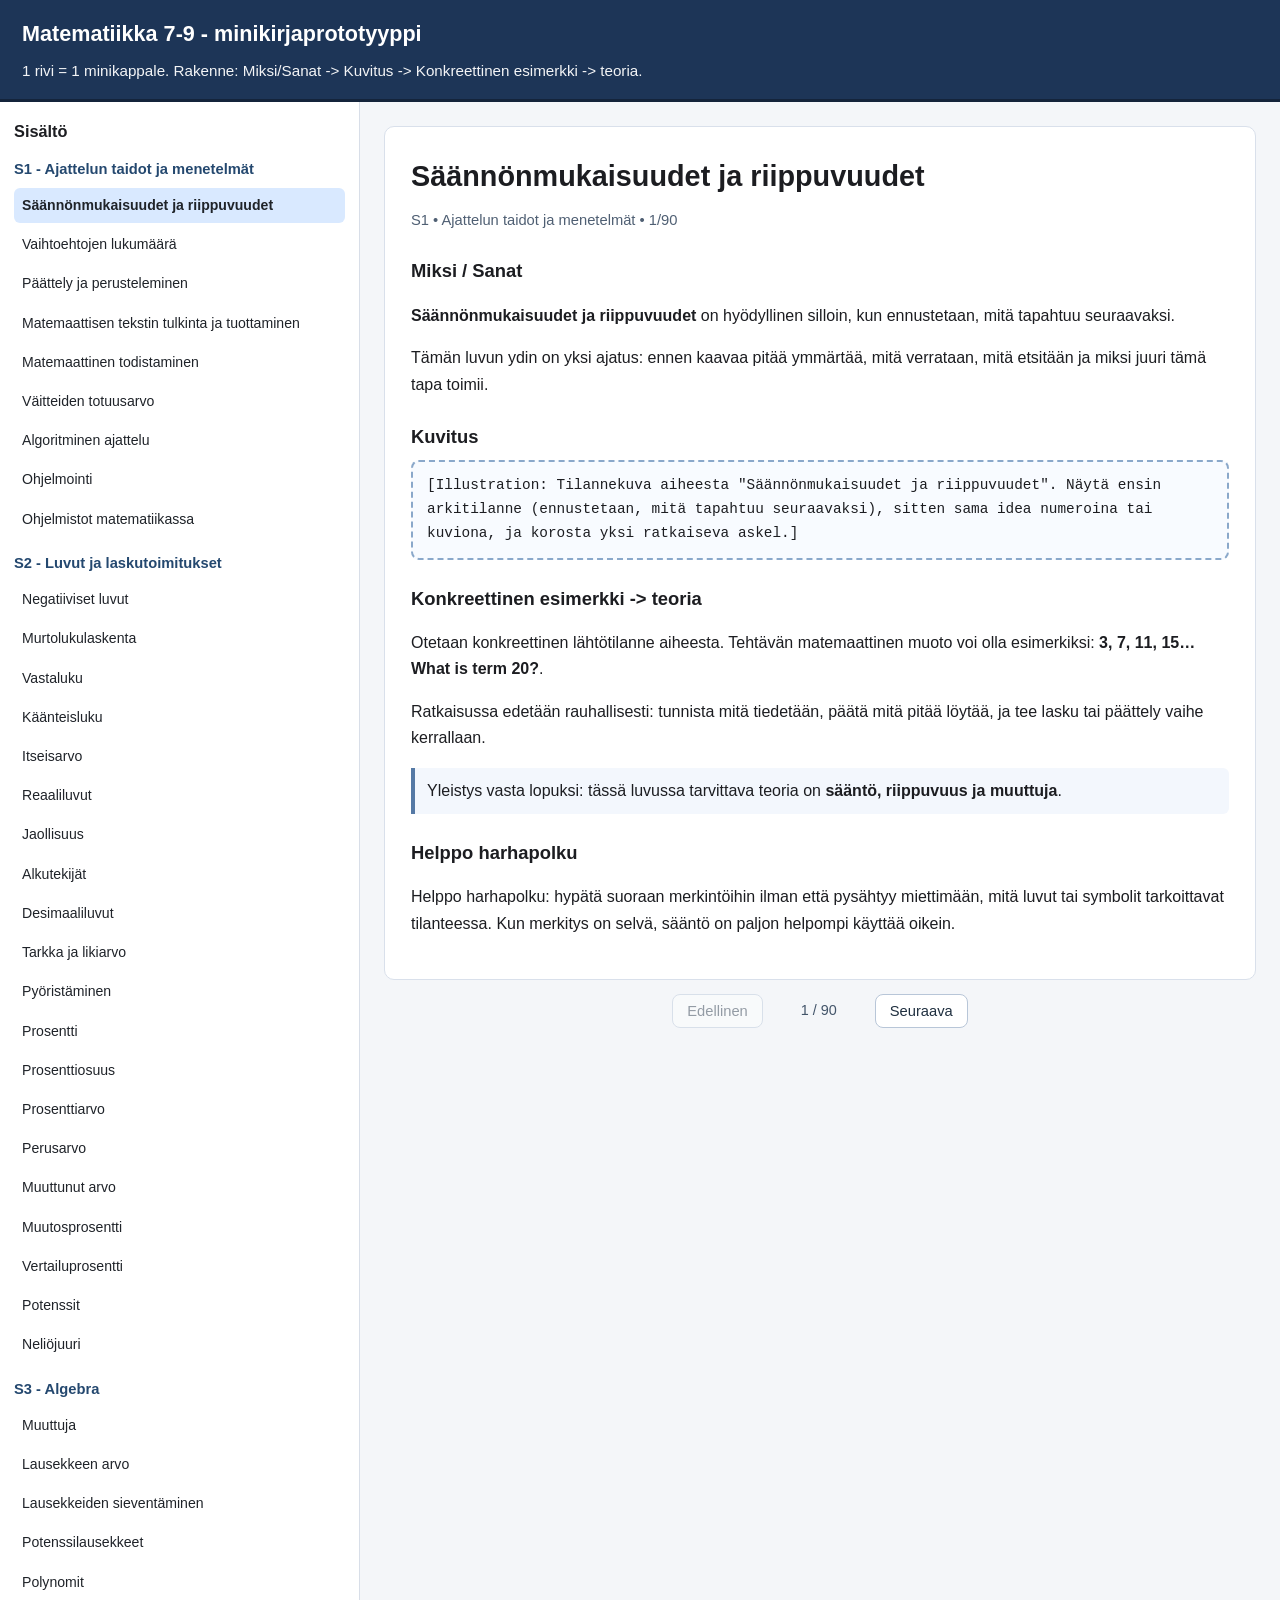
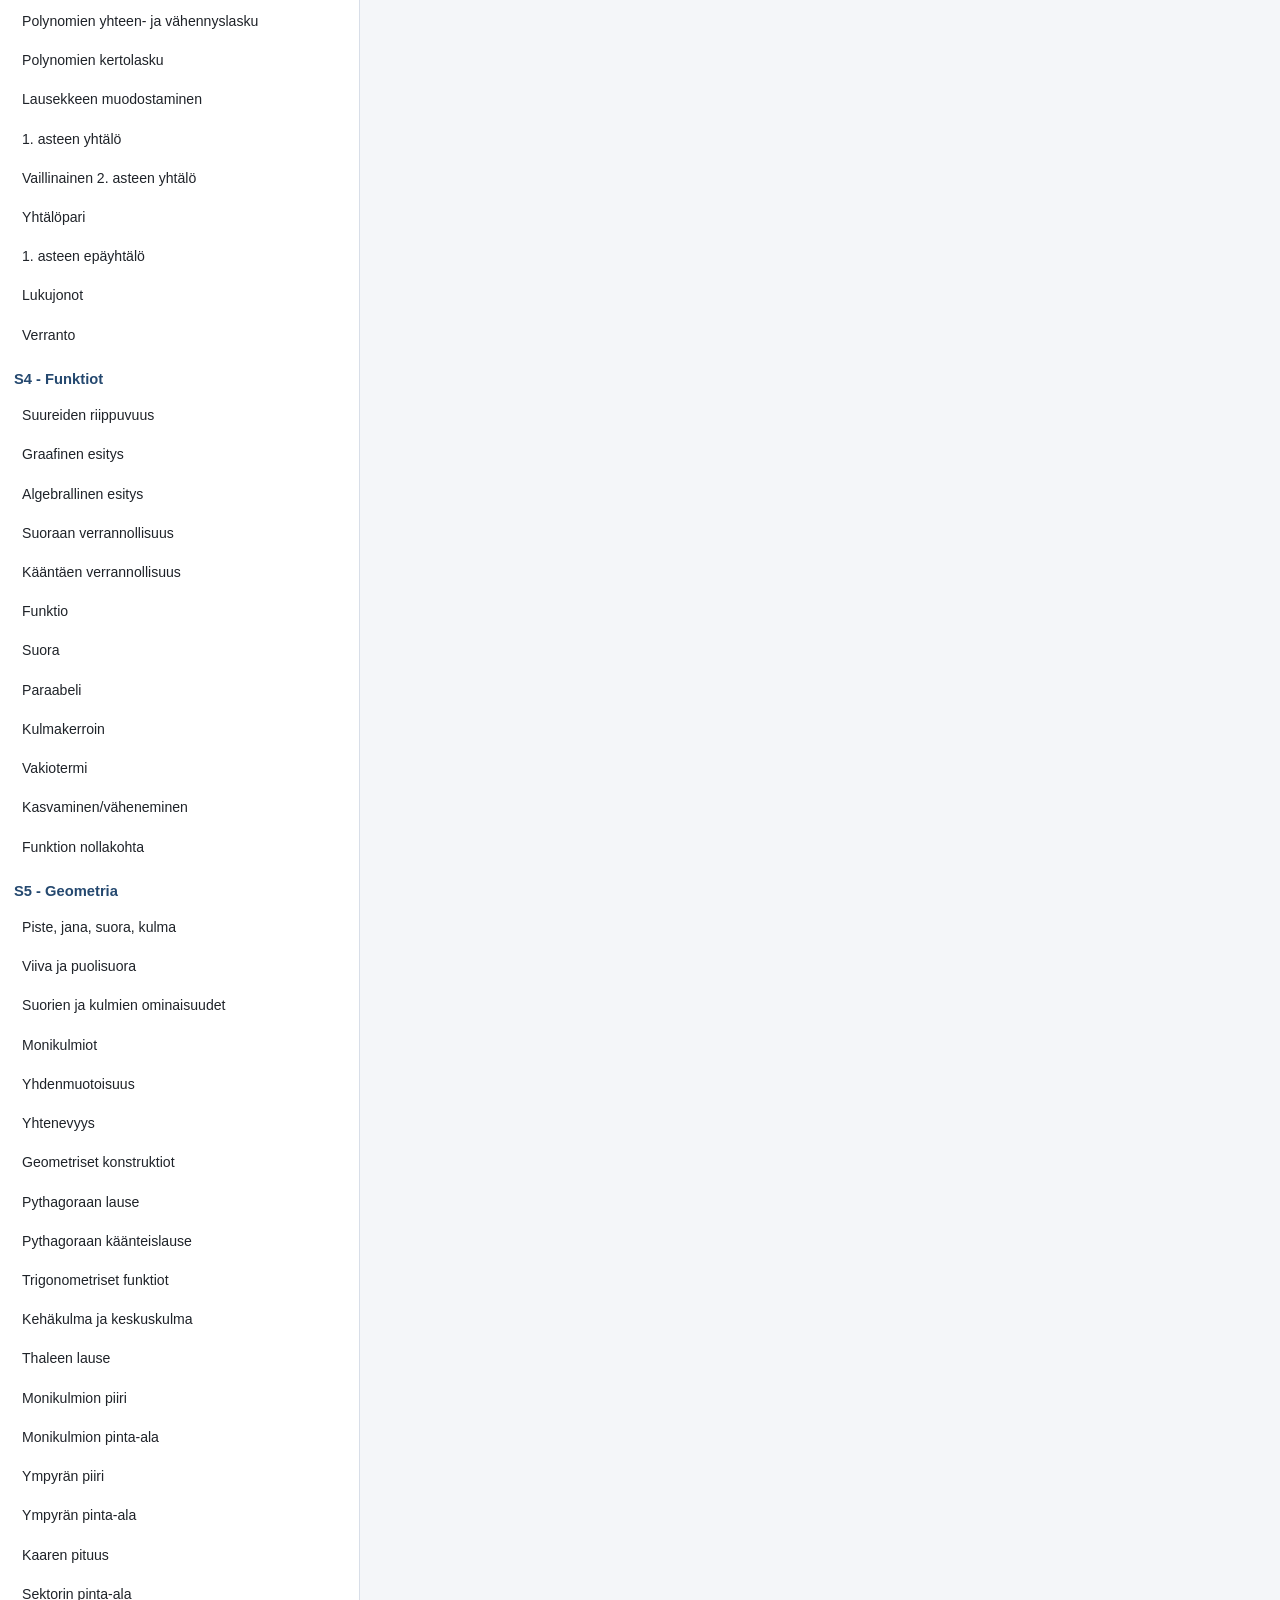
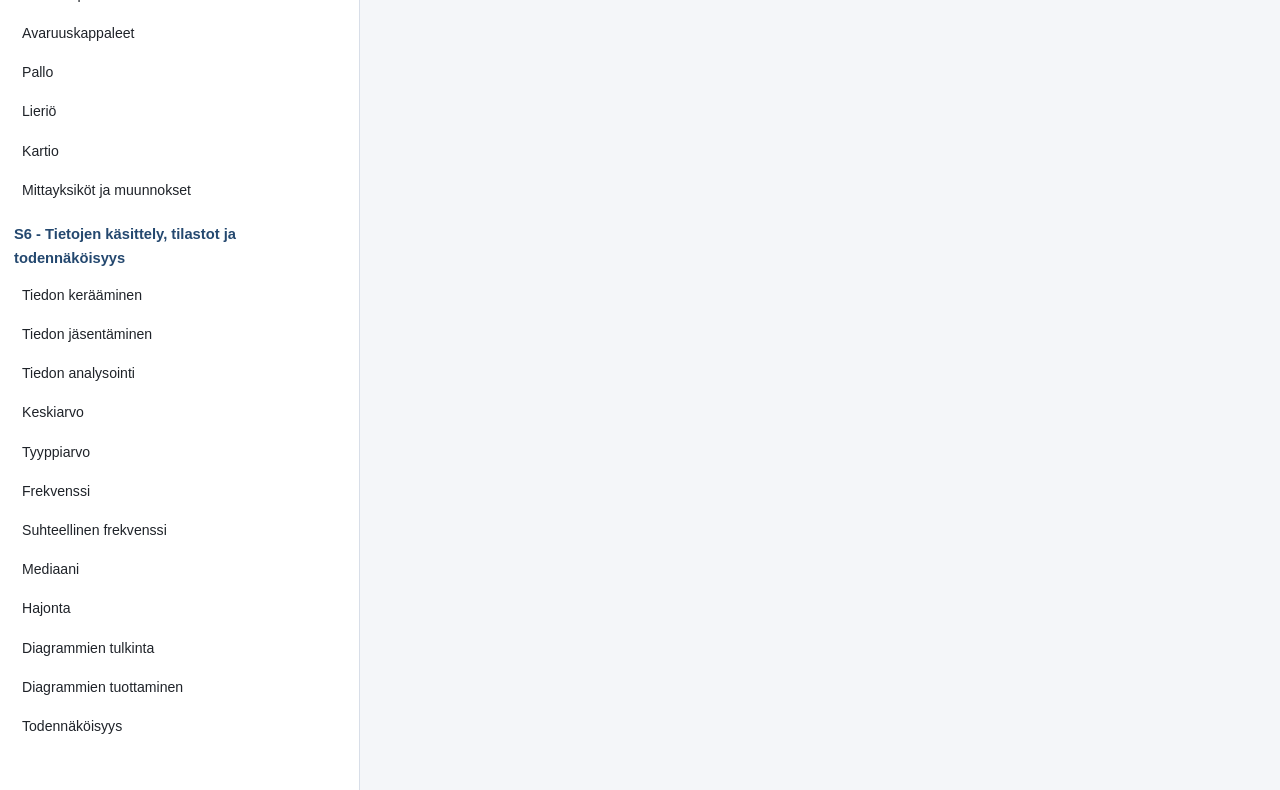
<file: textbook_drafts/240826_full_prototype/index.html>
<!doctype html>
<html lang="fi">
  <head>
    <meta charset="utf-8" />
    <meta name="viewport" content="width=device-width, initial-scale=1" />
    <title>Matematiikka 7-9 - minikirjaprototyyppi</title>
    <link rel="stylesheet" href="./styles.css" />
  </head>
  <body>
    <header class="topbar">
      <h1>Matematiikka 7-9 - minikirjaprototyyppi</h1>
      <p>
        1 rivi = 1 minikappale. Rakenne: Miksi/Sanat -> Kuvitus -> Konkreettinen
        esimerkki -> teoria.
      </p>
    </header>

    <div class="layout">
      <aside class="sidebar">
        <h2>Sisältö</h2>
        <nav id="chapter-nav"></nav>
      </aside>

      <main class="content">
        <article id="chapter-view" aria-live="polite">
          <h2>Ladataan sisältöä...</h2>
        </article>

        <nav class="chapter-controls" aria-label="Lukunavigaatio">
          <button id="prev-btn" type="button">Edellinen</button>
          <span id="chapter-position"></span>
          <button id="next-btn" type="button">Seuraava</button>
        </nav>
      </main>
    </div>

    <script src="./embedded_data.js"></script>
    <script src="./app.js"></script>
  </body>
</html>
</file>
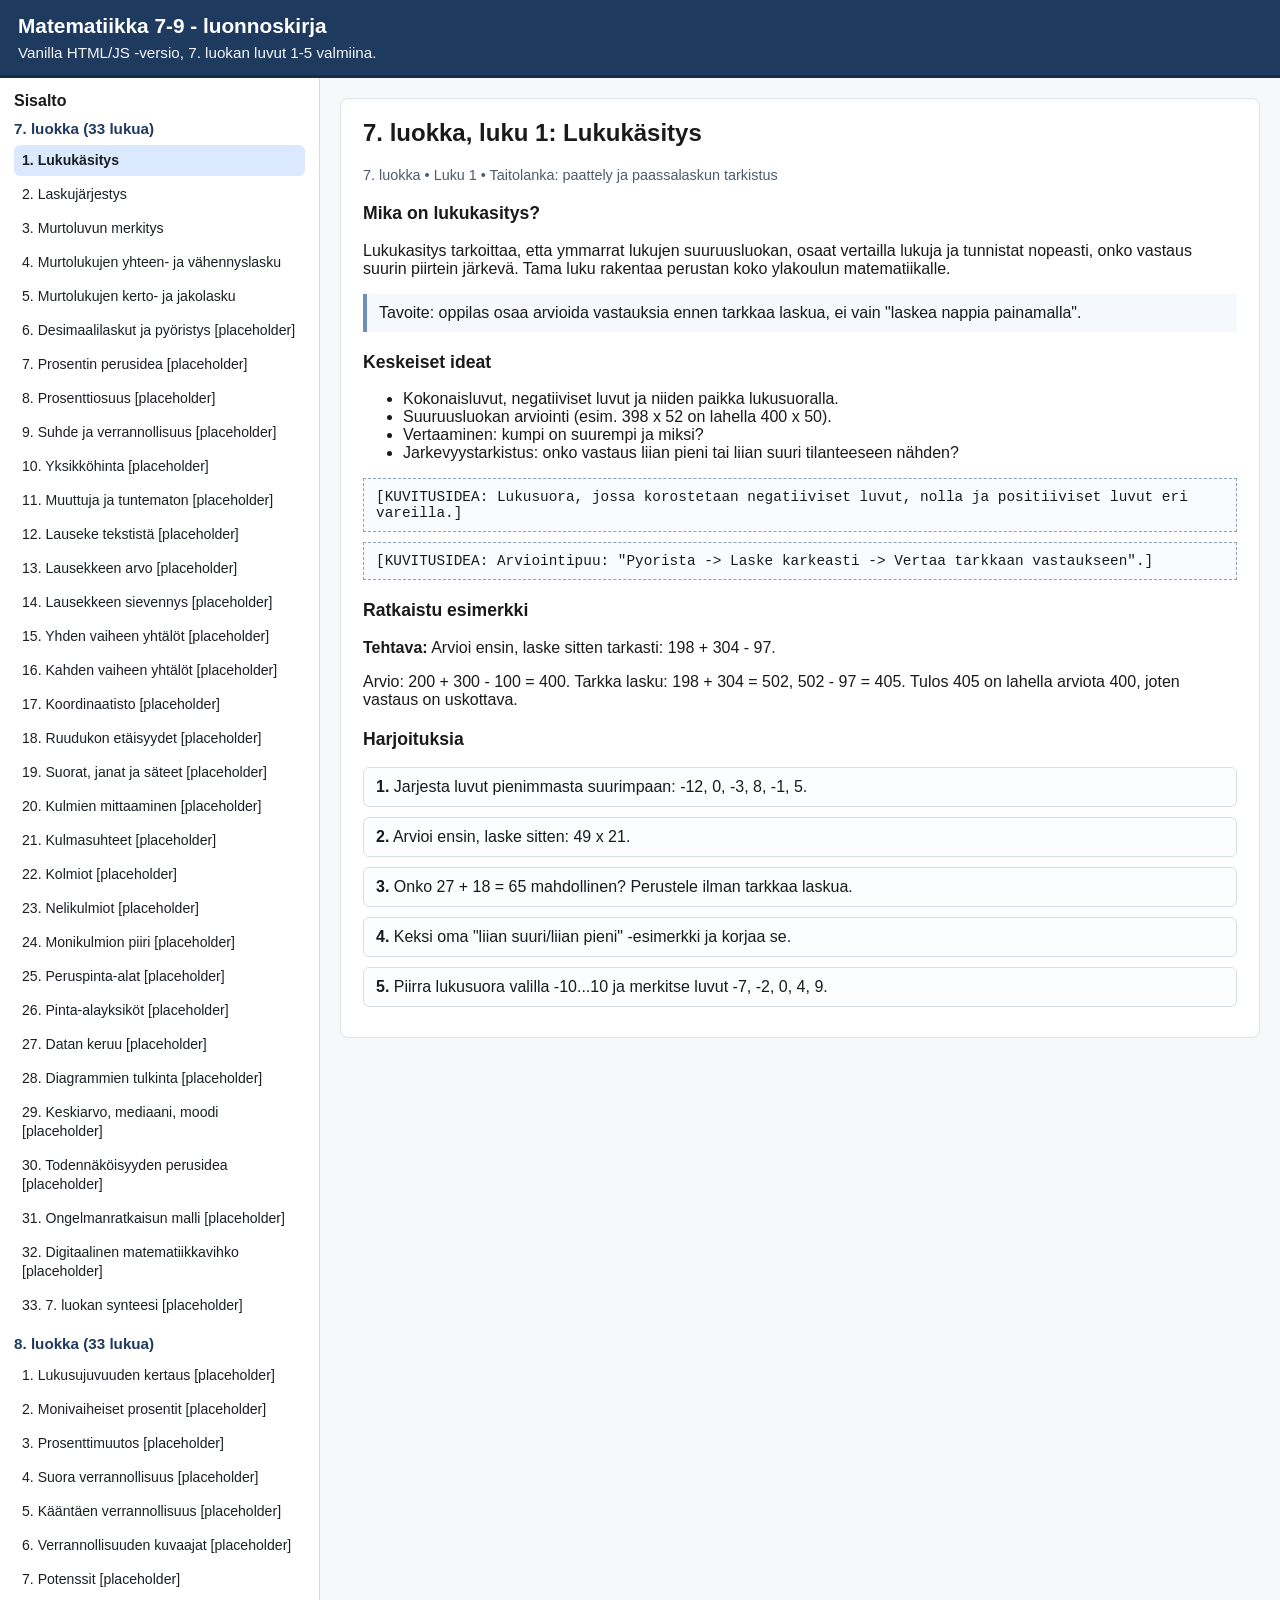
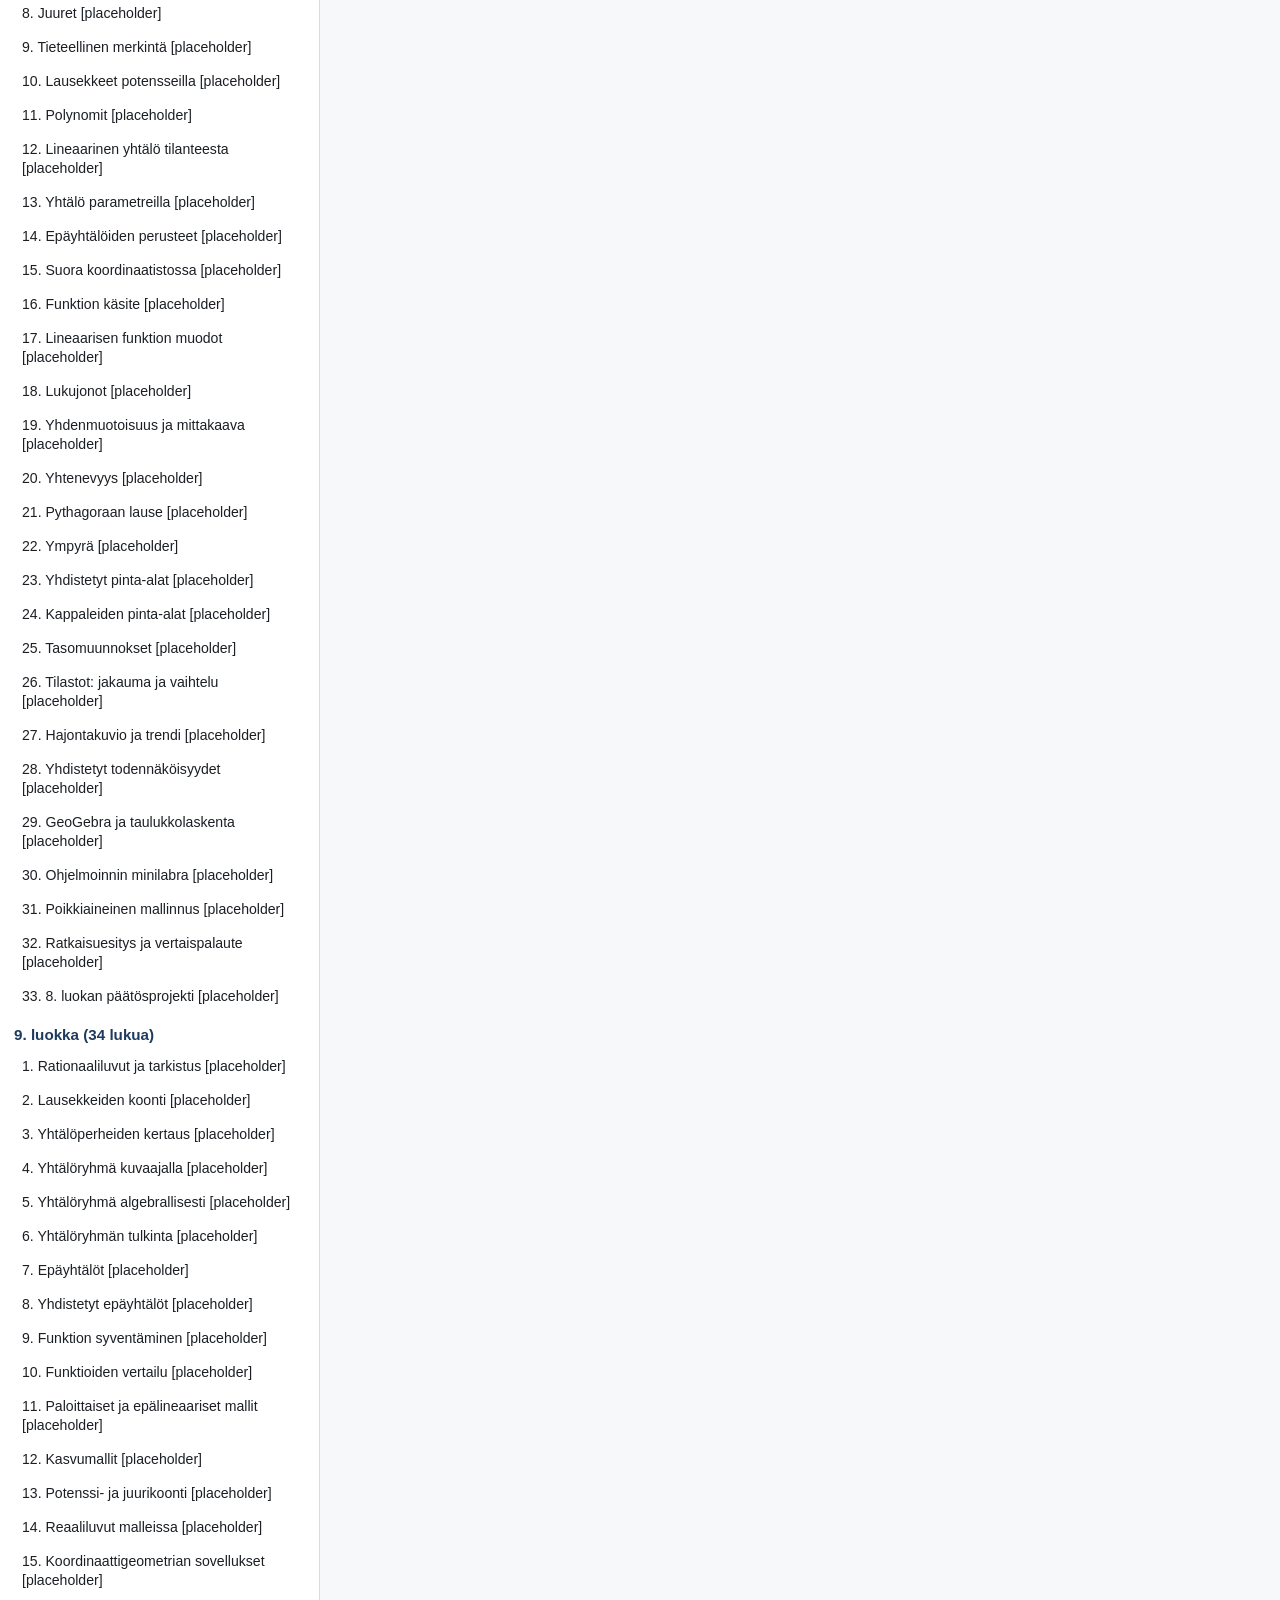
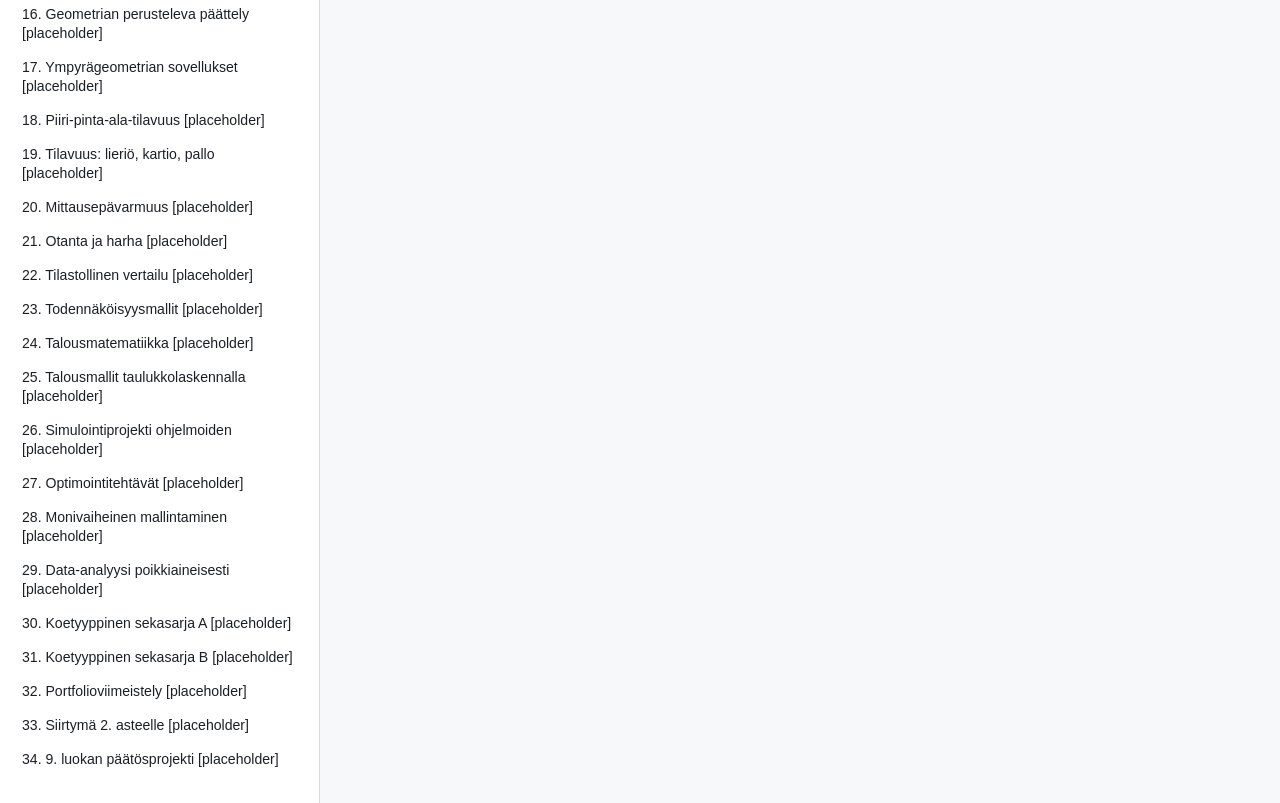
<file: textbook_drafts/110826/book_index.html>
<!doctype html>
<html lang="fi">
  <head>
    <meta charset="utf-8" />
    <meta name="viewport" content="width=device-width, initial-scale=1" />
    <title>Matematiikka 7-9 - luonnoskirja</title>
    <link rel="stylesheet" href="./book_styles.css" />
  </head>
  <body>
    <header class="topbar">
      <h1>Matematiikka 7-9 - luonnoskirja</h1>
      <p>Vanilla HTML/JS -versio, 7. luokan luvut 1-5 valmiina.</p>
    </header>

    <div class="layout">
      <aside class="sidebar">
        <h2>Sisalto</h2>
        <nav id="chapter-nav"></nav>
      </aside>

      <main class="content">
        <article id="chapter-view">
          <h2>Ladataan...</h2>
        </article>
      </main>
    </div>

    <script src="./book_app.js"></script>
  </body>
</html>
</file>
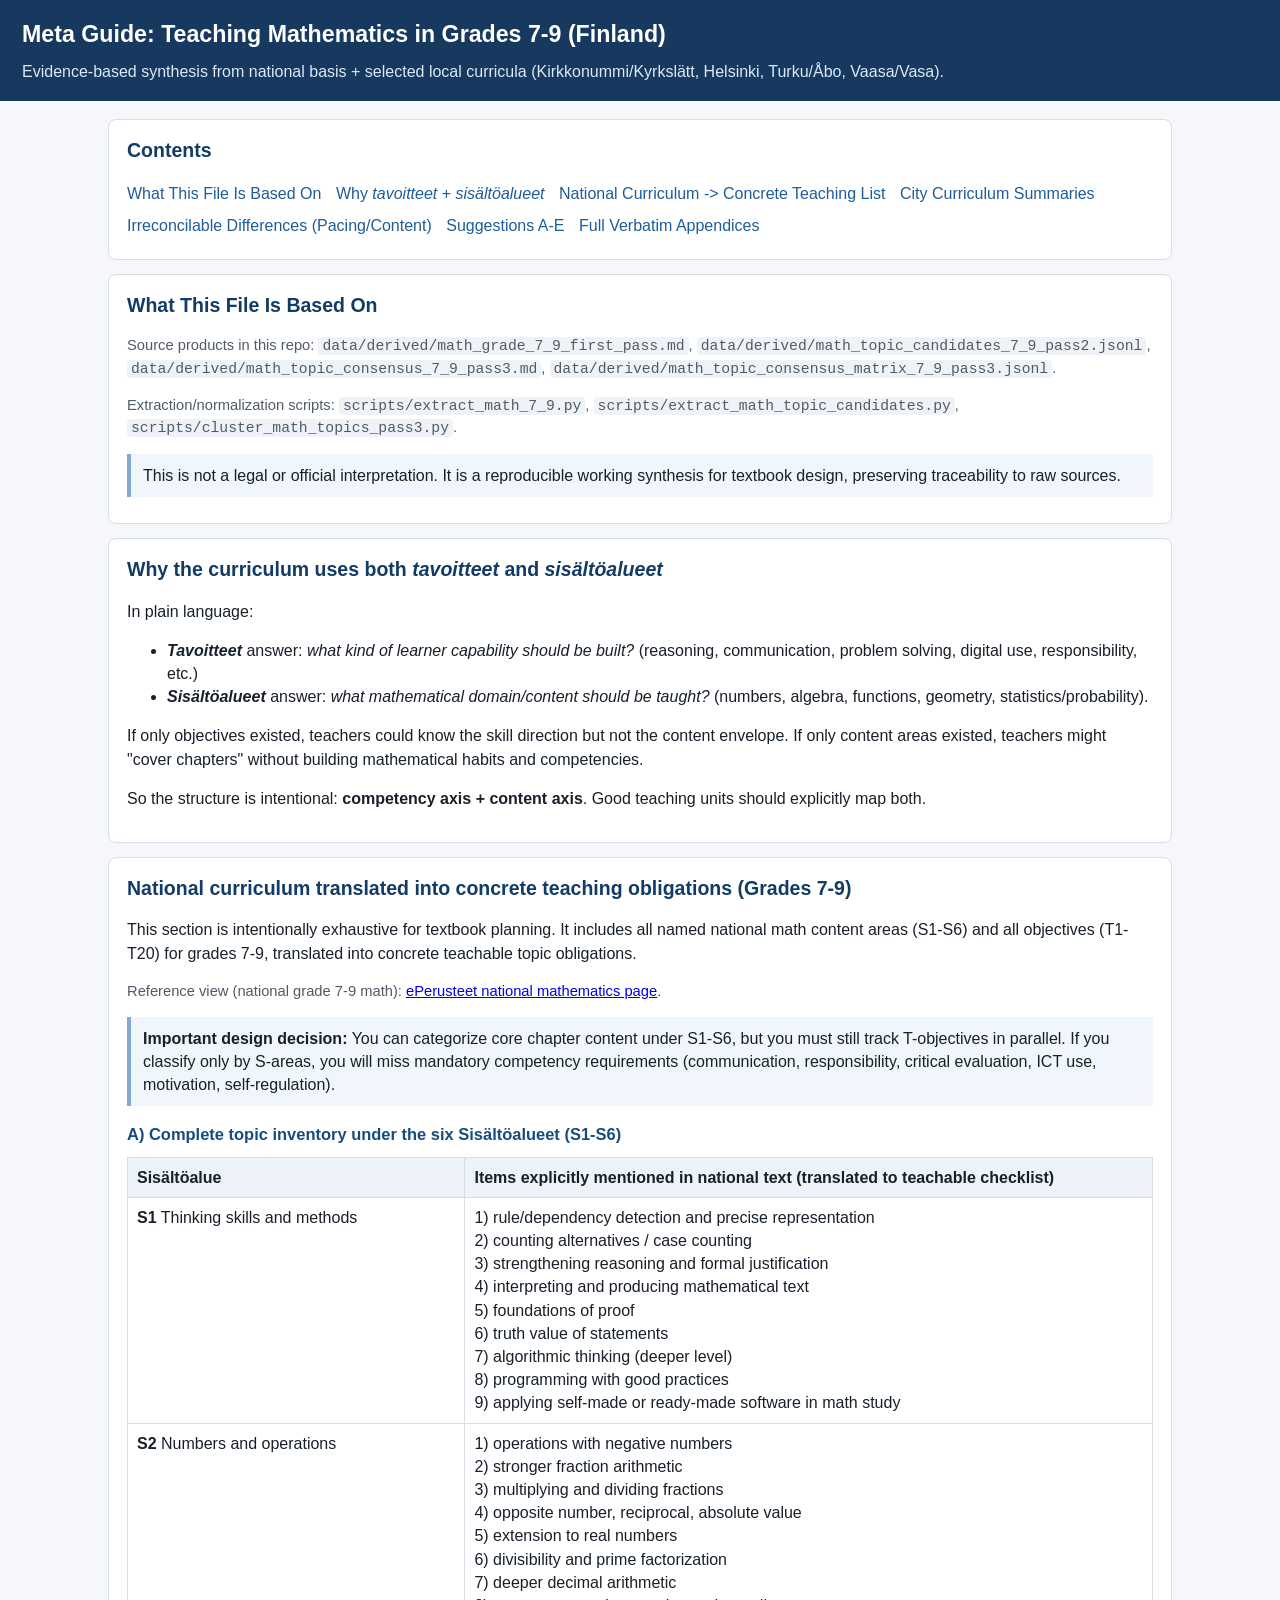
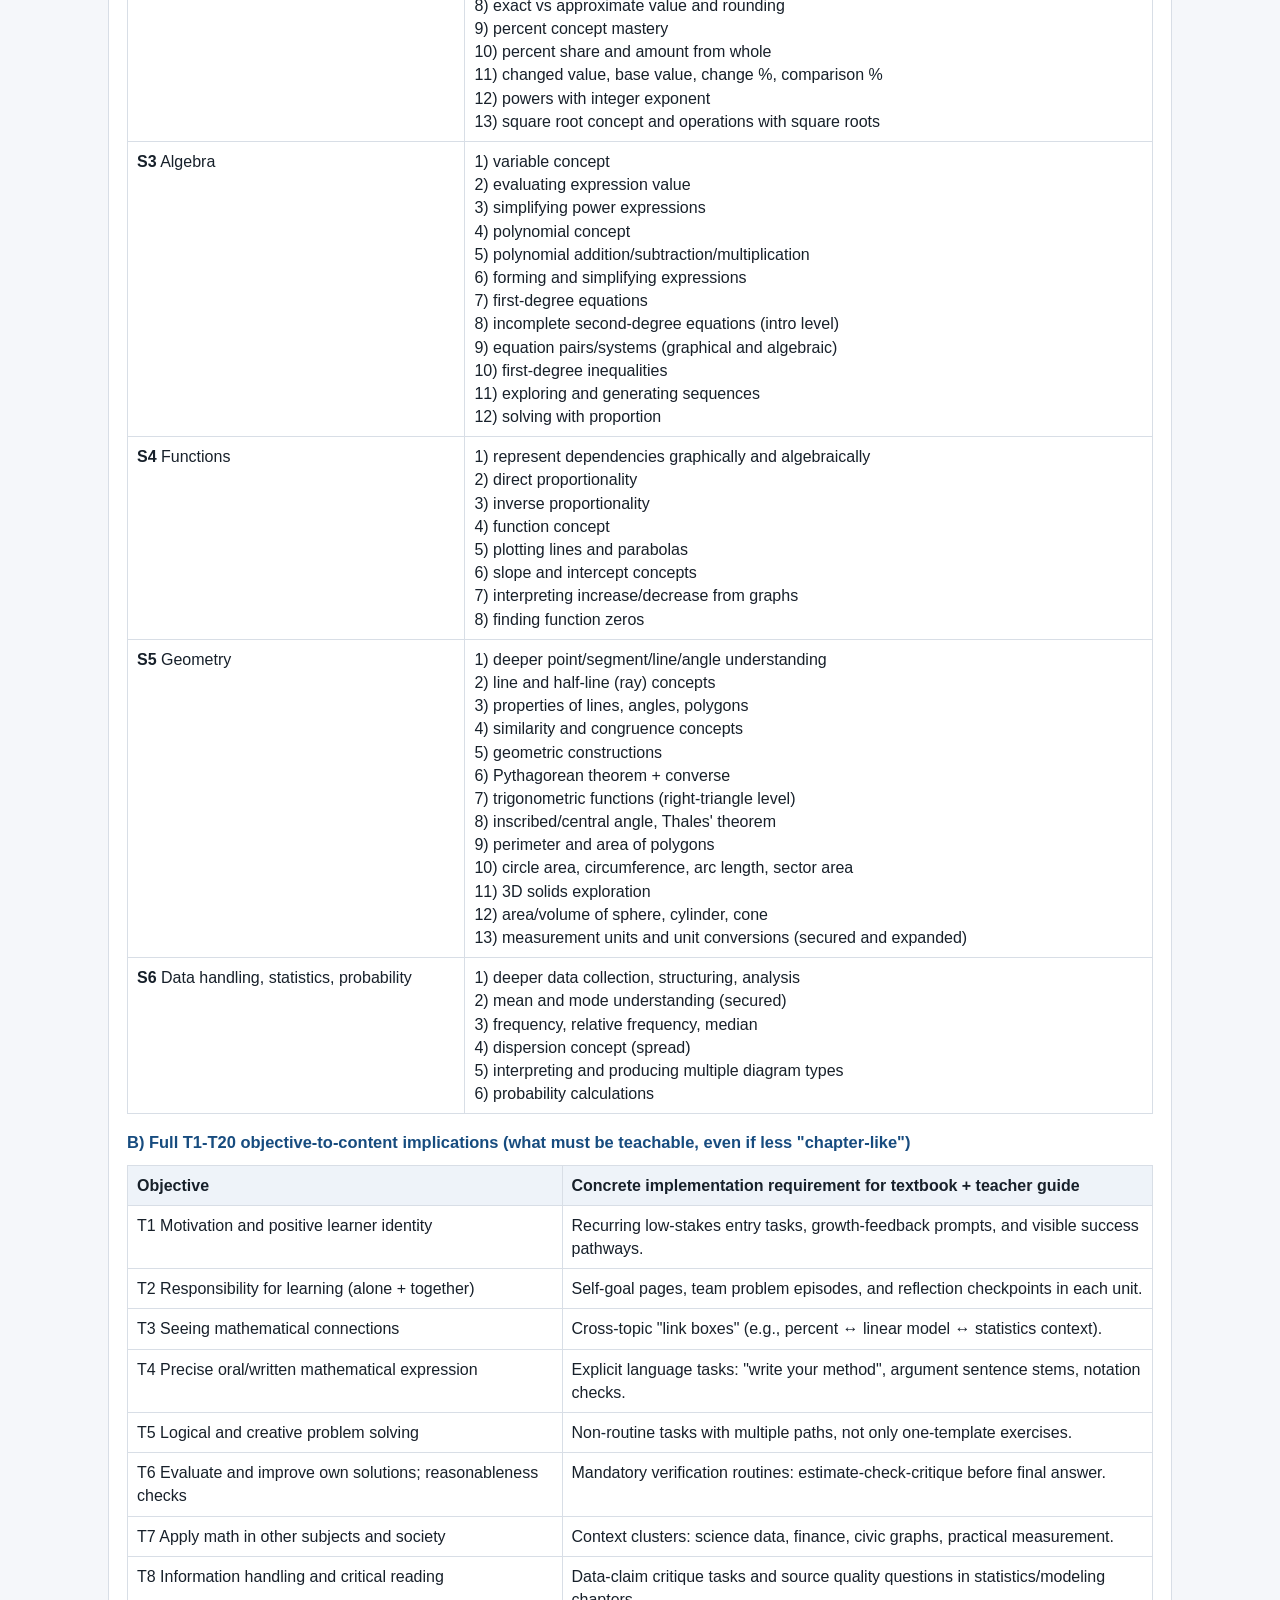
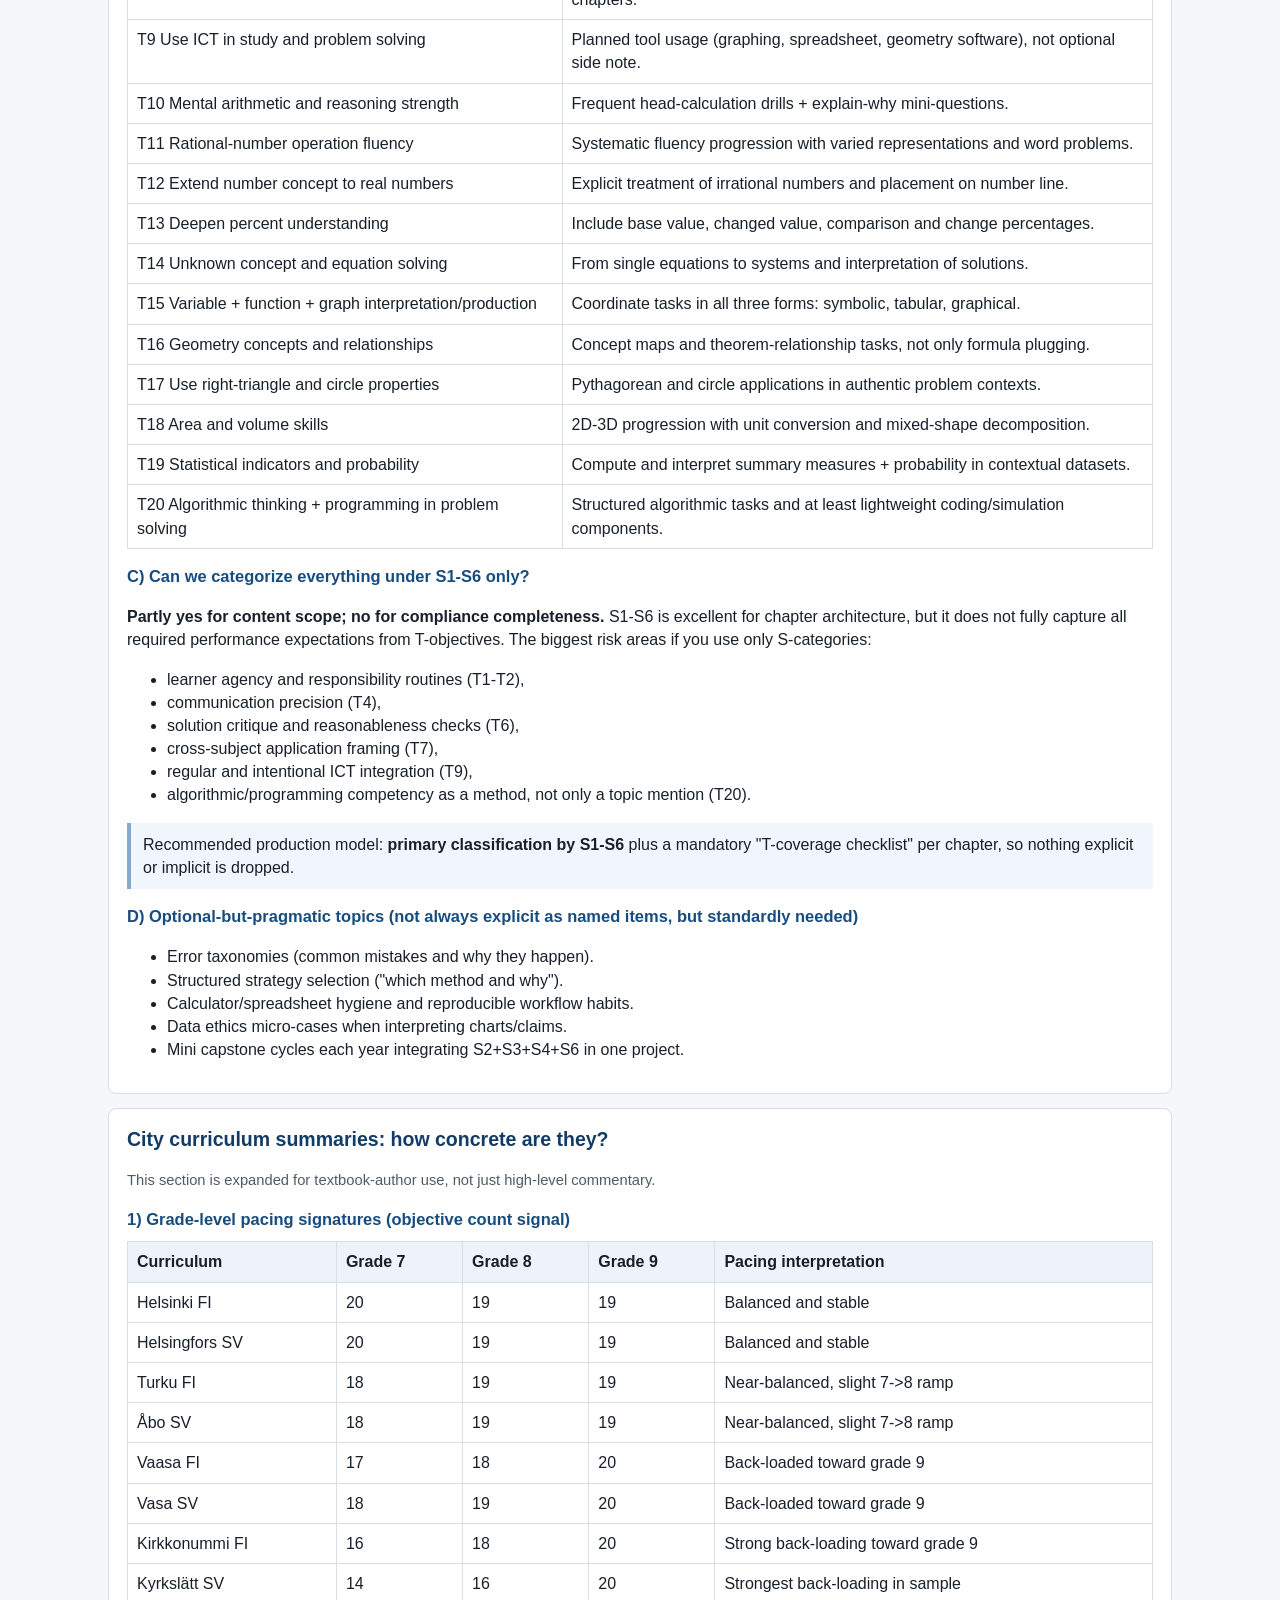
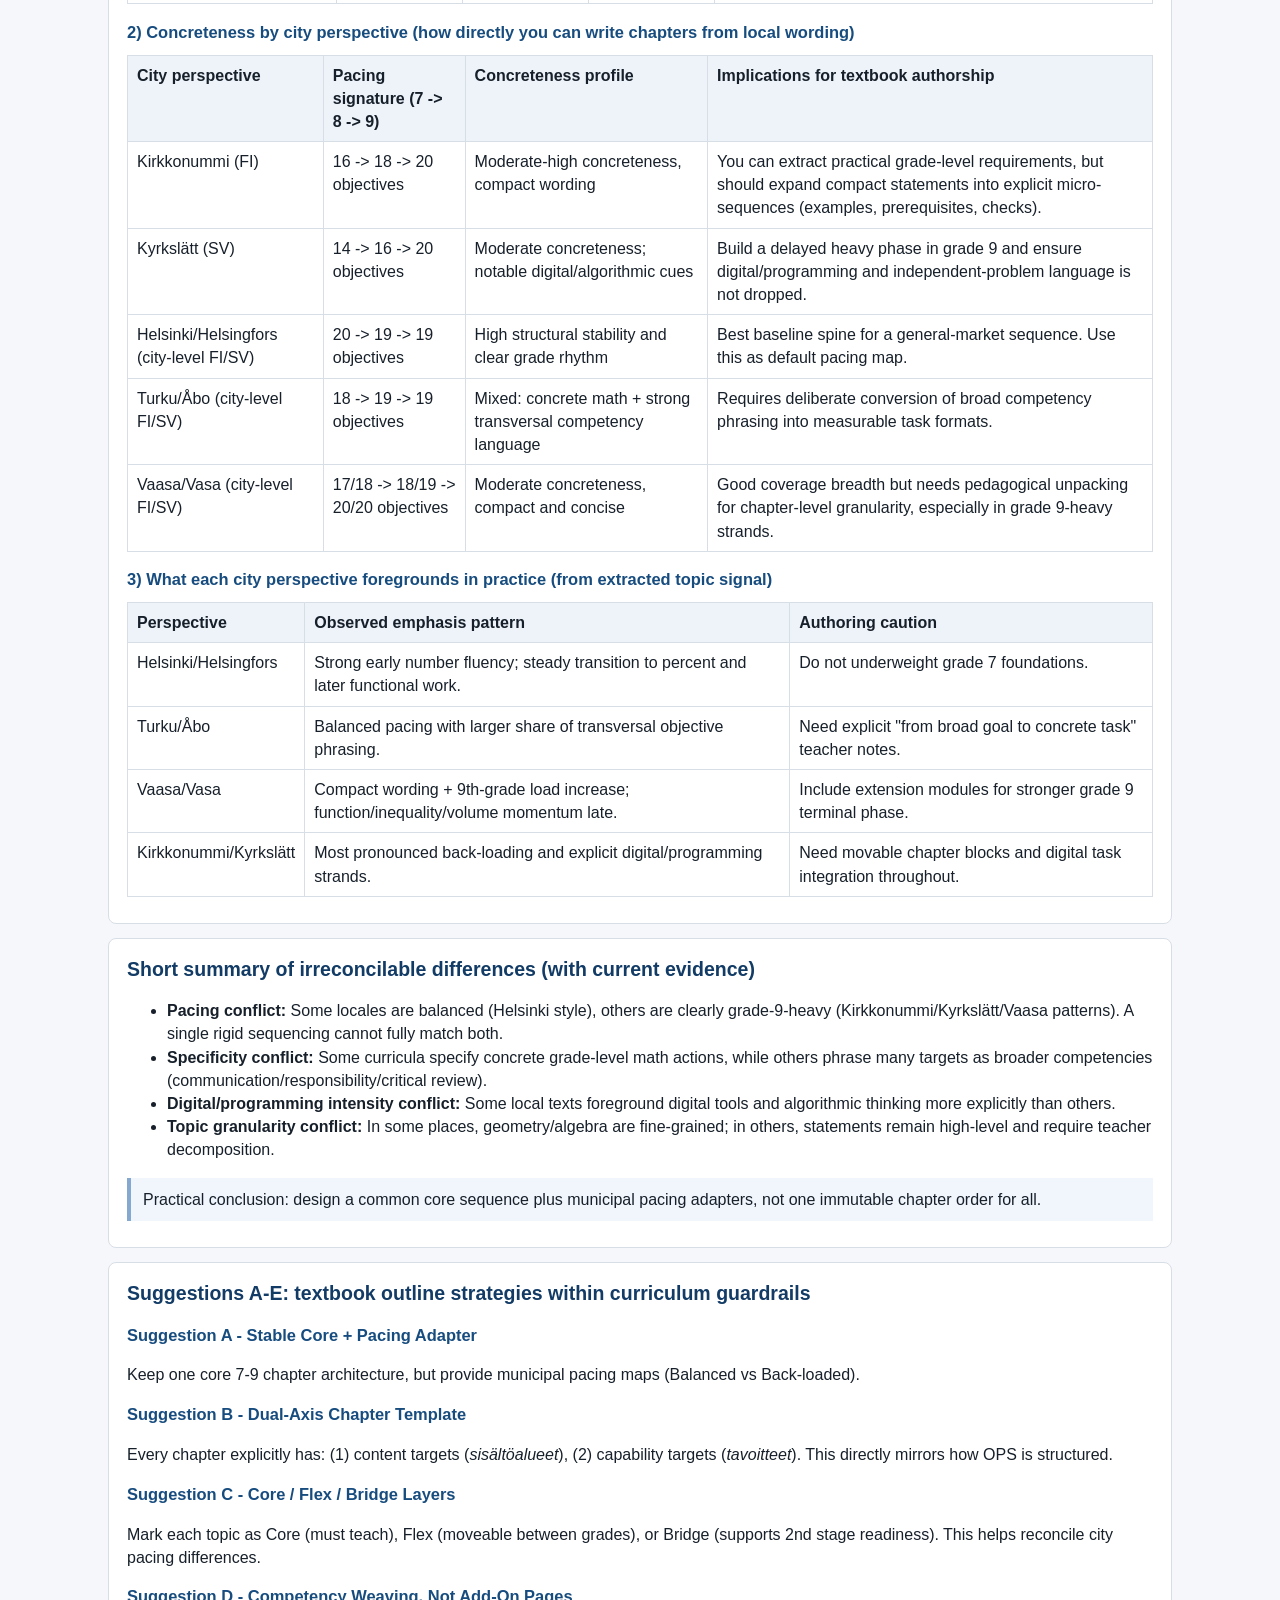
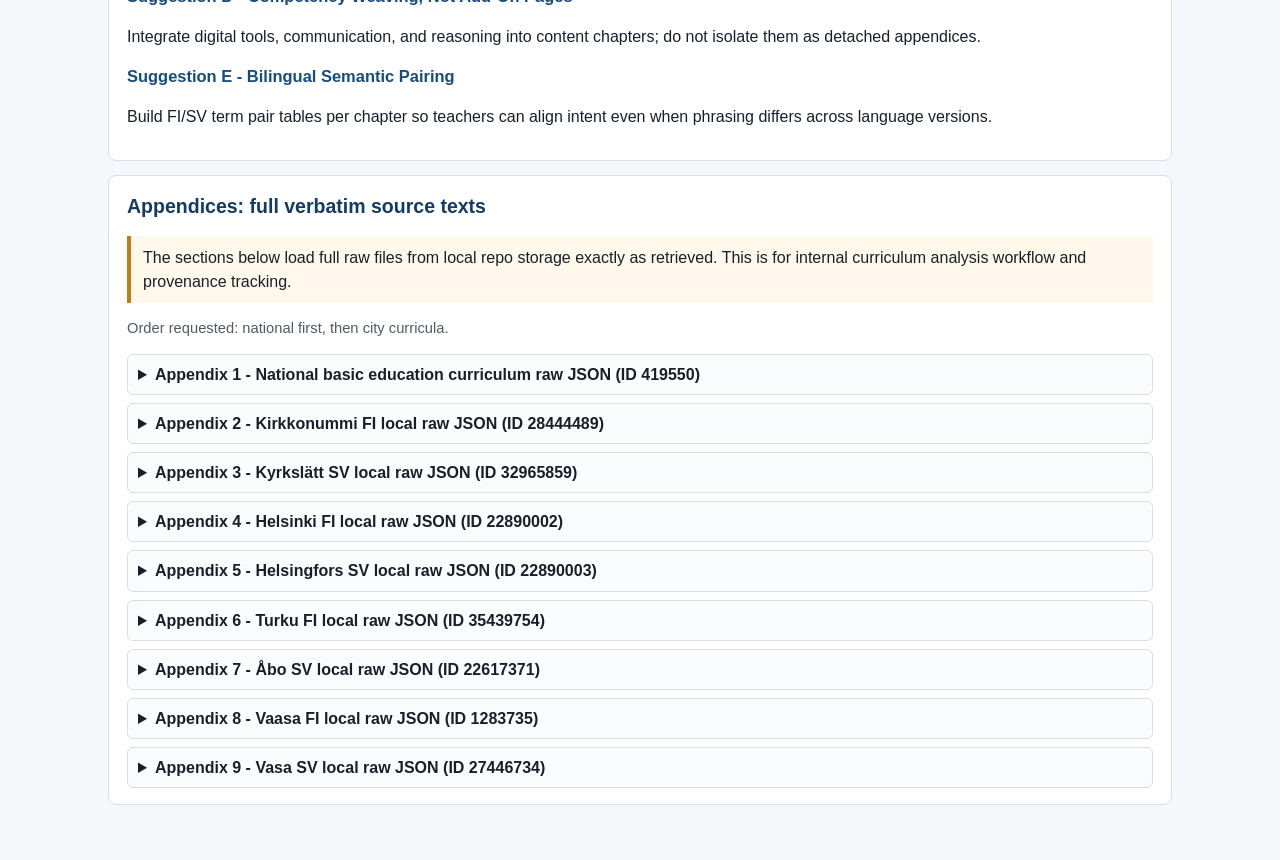
<file: textbook_drafts/110826/math_7-9_meta_guide.html>
<!doctype html>
<html lang="en">
  <head>
    <meta charset="utf-8" />
    <meta name="viewport" content="width=device-width, initial-scale=1" />
    <title>Meta Guide: Teaching Math 7-9 in Finland</title>
    <style>
      :root {
        --ink: #17202a;
        --muted: #4f5b67;
        --bg: #f5f7fa;
        --panel: #ffffff;
        --line: #d8dee6;
        --accent: #1f5c9a;
      }
      * { box-sizing: border-box; }
      body {
        margin: 0;
        font-family: Arial, Helvetica, sans-serif;
        color: var(--ink);
        background: var(--bg);
        line-height: 1.45;
      }
      header {
        background: #17395f;
        color: #fff;
        padding: 18px 22px;
      }
      header h1 { margin: 0; font-size: 1.45rem; }
      header p { margin: 8px 0 0; color: #dce8f5; }
      main {
        max-width: 1100px;
        margin: 0 auto;
        padding: 18px;
      }
      section {
        background: var(--panel);
        border: 1px solid var(--line);
        border-radius: 8px;
        padding: 16px 18px;
        margin-bottom: 14px;
      }
      h2 { margin-top: 0; color: #123b65; font-size: 1.22rem; }
      h3 { margin-bottom: 8px; color: #174c7f; font-size: 1.03rem; }
      .toc a { display: inline-block; margin: 2px 10px 6px 0; color: var(--accent); text-decoration: none; }
      .toc a:hover { text-decoration: underline; }
      .note {
        border-left: 4px solid #85a9ce;
        background: #f1f6fc;
        padding: 10px 12px;
        margin: 10px 0;
      }
      table {
        width: 100%;
        border-collapse: collapse;
        margin: 10px 0;
      }
      th, td {
        border: 1px solid var(--line);
        padding: 8px 9px;
        vertical-align: top;
        text-align: left;
      }
      th { background: #eef3f9; }
      .small { color: var(--muted); font-size: 0.92rem; }
      .badge {
        display: inline-block;
        font-size: 0.8rem;
        border: 1px solid #9db4cf;
        border-radius: 999px;
        padding: 2px 8px;
        margin-left: 8px;
        color: #1e4f83;
      }
      details {
        border: 1px solid var(--line);
        border-radius: 6px;
        padding: 8px 10px;
        margin-top: 8px;
        background: #fbfcfe;
      }
      summary { cursor: pointer; font-weight: 700; }
      .appendix-controls { margin: 8px 0; }
      button {
        background: #1f5c9a;
        color: #fff;
        border: 0;
        border-radius: 5px;
        padding: 6px 10px;
        cursor: pointer;
      }
      button:hover { background: #184b7f; }
      pre {
        white-space: pre-wrap;
        word-break: break-word;
        background: #f8fafc;
        border: 1px solid #e0e6ee;
        border-radius: 6px;
        padding: 10px;
        max-height: 420px;
        overflow: auto;
        font-family: "Courier New", Courier, monospace;
        font-size: 0.82rem;
      }
      code { background: #eff3f8; padding: 1px 4px; border-radius: 4px; }
      .warn {
        border-left: 4px solid #be7f18;
        background: #fff8eb;
        padding: 10px 12px;
        margin: 10px 0;
      }
    </style>
  </head>
  <body>
    <header>
      <h1>Meta Guide: Teaching Mathematics in Grades 7-9 (Finland)</h1>
      <p>
        Evidence-based synthesis from national basis + selected local curricula
        (Kirkkonummi/Kyrkslätt, Helsinki, Turku/Åbo, Vaasa/Vasa).
      </p>
    </header>

    <main>
      <section id="toc">
        <h2>Contents</h2>
        <div class="toc">
          <a href="#what-done">What This File Is Based On</a>
          <a href="#goals-vs-content">Why <em>tavoitteet</em> + <em>sisältöalueet</em></a>
          <a href="#concrete-national">National Curriculum -> Concrete Teaching List</a>
          <a href="#city-summaries">City Curriculum Summaries</a>
          <a href="#irreconcilable">Irreconcilable Differences (Pacing/Content)</a>
          <a href="#suggestions">Suggestions A-E</a>
          <a href="#appendices">Full Verbatim Appendices</a>
        </div>
      </section>

      <section id="what-done">
        <h2>What This File Is Based On</h2>
        <p class="small">
          Source products in this repo:
          <code>data/derived/math_grade_7_9_first_pass.md</code>,
          <code>data/derived/math_topic_candidates_7_9_pass2.jsonl</code>,
          <code>data/derived/math_topic_consensus_7_9_pass3.md</code>,
          <code>data/derived/math_topic_consensus_matrix_7_9_pass3.jsonl</code>.
        </p>
        <p class="small">
          Extraction/normalization scripts:
          <code>scripts/extract_math_7_9.py</code>,
          <code>scripts/extract_math_topic_candidates.py</code>,
          <code>scripts/cluster_math_topics_pass3.py</code>.
        </p>
        <div class="note">
          This is not a legal or official interpretation. It is a reproducible
          working synthesis for textbook design, preserving traceability to raw sources.
        </div>
      </section>

      <section id="goals-vs-content">
        <h2>Why the curriculum uses both <em>tavoitteet</em> and <em>sisältöalueet</em></h2>
        <p>
          In plain language:
        </p>
        <ul>
          <li>
            <strong><em>Tavoitteet</em></strong> answer: <em>what kind of learner capability should be built?</em>
            (reasoning, communication, problem solving, digital use, responsibility, etc.)
          </li>
          <li>
            <strong><em>Sisältöalueet</em></strong> answer: <em>what mathematical domain/content should be taught?</em>
            (numbers, algebra, functions, geometry, statistics/probability).
          </li>
        </ul>
        <p>
          If only objectives existed, teachers could know the skill direction but not the
          content envelope. If only content areas existed, teachers might "cover chapters"
          without building mathematical habits and competencies.
        </p>
        <p>
          So the structure is intentional: <strong>competency axis + content axis</strong>.
          Good teaching units should explicitly map both.
        </p>
      </section>

      <section id="concrete-national">
        <h2>National curriculum translated into concrete teaching obligations (Grades 7-9)</h2>
        <p>
          This section is intentionally exhaustive for textbook planning. It includes all named national
          math content areas (S1-S6) and all objectives (T1-T20) for grades 7-9, translated into concrete
          teachable topic obligations.
        </p>
        <p class="small">
          Reference view (national grade 7-9 math): 
          <a href="https://eperusteet.opintopolku.fi/#/fi/perusopetus/419550/vuosiluokkakokonaisuus/428782/oppiaine/466344">ePerusteet national mathematics page</a>.
        </p>
        <div class="note">
          <strong>Important design decision:</strong> You can categorize core chapter content under S1-S6,
          but you must still track T-objectives in parallel. If you classify only by S-areas, you will miss
          mandatory competency requirements (communication, responsibility, critical evaluation, ICT use,
          motivation, self-regulation).
        </div>

        <h3>A) Complete topic inventory under the six Sisältöalueet (S1-S6)</h3>
        <table>
          <thead>
            <tr>
              <th>Sisältöalue</th>
              <th>Items explicitly mentioned in national text (translated to teachable checklist)</th>
            </tr>
          </thead>
          <tbody>
            <tr>
              <td>
                <strong>S1</strong> Thinking skills and methods
              </td>
              <td>
                1) rule/dependency detection and precise representation<br />
                2) counting alternatives / case counting<br />
                3) strengthening reasoning and formal justification<br />
                4) interpreting and producing mathematical text<br />
                5) foundations of proof<br />
                6) truth value of statements<br />
                7) algorithmic thinking (deeper level)<br />
                8) programming with good practices<br />
                9) applying self-made or ready-made software in math study
              </td>
            </tr>
            <tr>
              <td>
                <strong>S2</strong> Numbers and operations
              </td>
              <td>
                1) operations with negative numbers<br />
                2) stronger fraction arithmetic<br />
                3) multiplying and dividing fractions<br />
                4) opposite number, reciprocal, absolute value<br />
                5) extension to real numbers<br />
                6) divisibility and prime factorization<br />
                7) deeper decimal arithmetic<br />
                8) exact vs approximate value and rounding<br />
                9) percent concept mastery<br />
                10) percent share and amount from whole<br />
                11) changed value, base value, change %, comparison %<br />
                12) powers with integer exponent<br />
                13) square root concept and operations with square roots
              </td>
            </tr>
            <tr>
              <td>
                <strong>S3</strong> Algebra
              </td>
              <td>
                1) variable concept<br />
                2) evaluating expression value<br />
                3) simplifying power expressions<br />
                4) polynomial concept<br />
                5) polynomial addition/subtraction/multiplication<br />
                6) forming and simplifying expressions<br />
                7) first-degree equations<br />
                8) incomplete second-degree equations (intro level)<br />
                9) equation pairs/systems (graphical and algebraic)<br />
                10) first-degree inequalities<br />
                11) exploring and generating sequences<br />
                12) solving with proportion
              </td>
            </tr>
            <tr>
              <td>
                <strong>S4</strong> Functions
              </td>
              <td>
                1) represent dependencies graphically and algebraically<br />
                2) direct proportionality<br />
                3) inverse proportionality<br />
                4) function concept<br />
                5) plotting lines and parabolas<br />
                6) slope and intercept concepts<br />
                7) interpreting increase/decrease from graphs<br />
                8) finding function zeros
              </td>
            </tr>
            <tr>
              <td>
                <strong>S5</strong> Geometry
              </td>
              <td>
                1) deeper point/segment/line/angle understanding<br />
                2) line and half-line (ray) concepts<br />
                3) properties of lines, angles, polygons<br />
                4) similarity and congruence concepts<br />
                5) geometric constructions<br />
                6) Pythagorean theorem + converse<br />
                7) trigonometric functions (right-triangle level)<br />
                8) inscribed/central angle, Thales' theorem<br />
                9) perimeter and area of polygons<br />
                10) circle area, circumference, arc length, sector area<br />
                11) 3D solids exploration<br />
                12) area/volume of sphere, cylinder, cone<br />
                13) measurement units and unit conversions (secured and expanded)
              </td>
            </tr>
            <tr>
              <td>
                <strong>S6</strong> Data handling, statistics, probability
              </td>
              <td>
                1) deeper data collection, structuring, analysis<br />
                2) mean and mode understanding (secured)<br />
                3) frequency, relative frequency, median<br />
                4) dispersion concept (spread)<br />
                5) interpreting and producing multiple diagram types<br />
                6) probability calculations
              </td>
            </tr>
          </tbody>
        </table>

        <h3>B) Full T1-T20 objective-to-content implications (what must be teachable, even if less "chapter-like")</h3>
        <table>
          <thead>
            <tr>
              <th>Objective</th>
              <th>Concrete implementation requirement for textbook + teacher guide</th>
            </tr>
          </thead>
          <tbody>
            <tr>
              <td>T1 Motivation and positive learner identity</td>
              <td>Recurring low-stakes entry tasks, growth-feedback prompts, and visible success pathways.</td>
            </tr>
            <tr>
              <td>T2 Responsibility for learning (alone + together)</td>
              <td>Self-goal pages, team problem episodes, and reflection checkpoints in each unit.</td>
            </tr>
            <tr>
              <td>T3 Seeing mathematical connections</td>
              <td>Cross-topic "link boxes" (e.g., percent ↔ linear model ↔ statistics context).</td>
            </tr>
            <tr>
              <td>T4 Precise oral/written mathematical expression</td>
              <td>Explicit language tasks: "write your method", argument sentence stems, notation checks.</td>
            </tr>
            <tr>
              <td>T5 Logical and creative problem solving</td>
              <td>Non-routine tasks with multiple paths, not only one-template exercises.</td>
            </tr>
            <tr>
              <td>T6 Evaluate and improve own solutions; reasonableness checks</td>
              <td>Mandatory verification routines: estimate-check-critique before final answer.</td>
            </tr>
            <tr>
              <td>T7 Apply math in other subjects and society</td>
              <td>Context clusters: science data, finance, civic graphs, practical measurement.</td>
            </tr>
            <tr>
              <td>T8 Information handling and critical reading</td>
              <td>Data-claim critique tasks and source quality questions in statistics/modeling chapters.</td>
            </tr>
            <tr>
              <td>T9 Use ICT in study and problem solving</td>
              <td>Planned tool usage (graphing, spreadsheet, geometry software), not optional side note.</td>
            </tr>
            <tr>
              <td>T10 Mental arithmetic and reasoning strength</td>
              <td>Frequent head-calculation drills + explain-why mini-questions.</td>
            </tr>
            <tr>
              <td>T11 Rational-number operation fluency</td>
              <td>Systematic fluency progression with varied representations and word problems.</td>
            </tr>
            <tr>
              <td>T12 Extend number concept to real numbers</td>
              <td>Explicit treatment of irrational numbers and placement on number line.</td>
            </tr>
            <tr>
              <td>T13 Deepen percent understanding</td>
              <td>Include base value, changed value, comparison and change percentages.</td>
            </tr>
            <tr>
              <td>T14 Unknown concept and equation solving</td>
              <td>From single equations to systems and interpretation of solutions.</td>
            </tr>
            <tr>
              <td>T15 Variable + function + graph interpretation/production</td>
              <td>Coordinate tasks in all three forms: symbolic, tabular, graphical.</td>
            </tr>
            <tr>
              <td>T16 Geometry concepts and relationships</td>
              <td>Concept maps and theorem-relationship tasks, not only formula plugging.</td>
            </tr>
            <tr>
              <td>T17 Use right-triangle and circle properties</td>
              <td>Pythagorean and circle applications in authentic problem contexts.</td>
            </tr>
            <tr>
              <td>T18 Area and volume skills</td>
              <td>2D-3D progression with unit conversion and mixed-shape decomposition.</td>
            </tr>
            <tr>
              <td>T19 Statistical indicators and probability</td>
              <td>Compute and interpret summary measures + probability in contextual datasets.</td>
            </tr>
            <tr>
              <td>T20 Algorithmic thinking + programming in problem solving</td>
              <td>Structured algorithmic tasks and at least lightweight coding/simulation components.</td>
            </tr>
          </tbody>
        </table>

        <h3>C) Can we categorize everything under S1-S6 only?</h3>
        <p>
          <strong>Partly yes for content scope; no for compliance completeness.</strong>
          S1-S6 is excellent for chapter architecture, but it does not fully capture all required performance
          expectations from T-objectives. The biggest risk areas if you use only S-categories:
        </p>
        <ul>
          <li>learner agency and responsibility routines (T1-T2),</li>
          <li>communication precision (T4),</li>
          <li>solution critique and reasonableness checks (T6),</li>
          <li>cross-subject application framing (T7),</li>
          <li>regular and intentional ICT integration (T9),</li>
          <li>algorithmic/programming competency as a method, not only a topic mention (T20).</li>
        </ul>
        <div class="note">
          Recommended production model: <strong>primary classification by S1-S6</strong> plus a mandatory
          "T-coverage checklist" per chapter, so nothing explicit or implicit is dropped.
        </div>

        <h3>D) Optional-but-pragmatic topics (not always explicit as named items, but standardly needed)</h3>
        <ul>
          <li>Error taxonomies (common mistakes and why they happen).</li>
          <li>Structured strategy selection ("which method and why").</li>
          <li>Calculator/spreadsheet hygiene and reproducible workflow habits.</li>
          <li>Data ethics micro-cases when interpreting charts/claims.</li>
          <li>Mini capstone cycles each year integrating S2+S3+S4+S6 in one project.</li>
        </ul>
      </section>

      <section id="city-summaries">
        <h2>City curriculum summaries: how concrete are they?</h2>
        <p class="small">This section is expanded for textbook-author use, not just high-level commentary.</p>

        <h3>1) Grade-level pacing signatures (objective count signal)</h3>
        <table>
          <thead>
            <tr>
              <th>Curriculum</th>
              <th>Grade 7</th>
              <th>Grade 8</th>
              <th>Grade 9</th>
              <th>Pacing interpretation</th>
            </tr>
          </thead>
          <tbody>
            <tr><td>Helsinki FI</td><td>20</td><td>19</td><td>19</td><td>Balanced and stable</td></tr>
            <tr><td>Helsingfors SV</td><td>20</td><td>19</td><td>19</td><td>Balanced and stable</td></tr>
            <tr><td>Turku FI</td><td>18</td><td>19</td><td>19</td><td>Near-balanced, slight 7->8 ramp</td></tr>
            <tr><td>Åbo SV</td><td>18</td><td>19</td><td>19</td><td>Near-balanced, slight 7->8 ramp</td></tr>
            <tr><td>Vaasa FI</td><td>17</td><td>18</td><td>20</td><td>Back-loaded toward grade 9</td></tr>
            <tr><td>Vasa SV</td><td>18</td><td>19</td><td>20</td><td>Back-loaded toward grade 9</td></tr>
            <tr><td>Kirkkonummi FI</td><td>16</td><td>18</td><td>20</td><td>Strong back-loading toward grade 9</td></tr>
            <tr><td>Kyrkslätt SV</td><td>14</td><td>16</td><td>20</td><td>Strongest back-loading in sample</td></tr>
          </tbody>
        </table>

        <h3>2) Concreteness by city perspective (how directly you can write chapters from local wording)</h3>
        <table>
          <thead>
            <tr>
              <th>City perspective</th>
              <th>Pacing signature (7 -> 8 -> 9)</th>
              <th>Concreteness profile</th>
              <th>Implications for textbook authorship</th>
            </tr>
          </thead>
          <tbody>
            <tr>
              <td>Kirkkonummi (FI)</td>
              <td>16 -> 18 -> 20 objectives</td>
              <td>Moderate-high concreteness, compact wording</td>
              <td>
                You can extract practical grade-level requirements, but should expand compact statements into
                explicit micro-sequences (examples, prerequisites, checks).
              </td>
            </tr>
            <tr>
              <td>Kyrkslätt (SV)</td>
              <td>14 -> 16 -> 20 objectives</td>
              <td>Moderate concreteness; notable digital/algorithmic cues</td>
              <td>
                Build a delayed heavy phase in grade 9 and ensure digital/programming and independent-problem
                language is not dropped.
              </td>
            </tr>
            <tr>
              <td>Helsinki/Helsingfors (city-level FI/SV)</td>
              <td>20 -> 19 -> 19 objectives</td>
              <td>High structural stability and clear grade rhythm</td>
              <td>
                Best baseline spine for a general-market sequence. Use this as default pacing map.
              </td>
            </tr>
            <tr>
              <td>Turku/Åbo (city-level FI/SV)</td>
              <td>18 -> 19 -> 19 objectives</td>
              <td>Mixed: concrete math + strong transversal competency language</td>
              <td>
                Requires deliberate conversion of broad competency phrasing into measurable task formats.
              </td>
            </tr>
            <tr>
              <td>Vaasa/Vasa (city-level FI/SV)</td>
              <td>17/18 -> 18/19 -> 20/20 objectives</td>
              <td>Moderate concreteness, compact and concise</td>
              <td>
                Good coverage breadth but needs pedagogical unpacking for chapter-level granularity,
                especially in grade 9-heavy strands.
              </td>
            </tr>
          </tbody>
        </table>

        <h3>3) What each city perspective foregrounds in practice (from extracted topic signal)</h3>
        <table>
          <thead>
            <tr>
              <th>Perspective</th>
              <th>Observed emphasis pattern</th>
              <th>Authoring caution</th>
            </tr>
          </thead>
          <tbody>
            <tr>
              <td>Helsinki/Helsingfors</td>
              <td>Strong early number fluency; steady transition to percent and later functional work.</td>
              <td>Do not underweight grade 7 foundations.</td>
            </tr>
            <tr>
              <td>Turku/Åbo</td>
              <td>Balanced pacing with larger share of transversal objective phrasing.</td>
              <td>Need explicit "from broad goal to concrete task" teacher notes.</td>
            </tr>
            <tr>
              <td>Vaasa/Vasa</td>
              <td>Compact wording + 9th-grade load increase; function/inequality/volume momentum late.</td>
              <td>Include extension modules for stronger grade 9 terminal phase.</td>
            </tr>
            <tr>
              <td>Kirkkonummi/Kyrkslätt</td>
              <td>Most pronounced back-loading and explicit digital/programming strands.</td>
              <td>Need movable chapter blocks and digital task integration throughout.</td>
            </tr>
          </tbody>
        </table>
      </section>

      <section id="irreconcilable">
        <h2>Short summary of irreconcilable differences (with current evidence)</h2>
        <ul>
          <li>
            <strong>Pacing conflict:</strong> Some locales are balanced (Helsinki style), others are clearly
            grade-9-heavy (Kirkkonummi/Kyrkslätt/Vaasa patterns). A single rigid sequencing cannot fully match both.
          </li>
          <li>
            <strong>Specificity conflict:</strong> Some curricula specify concrete grade-level math actions,
            while others phrase many targets as broader competencies (communication/responsibility/critical review).
          </li>
          <li>
            <strong>Digital/programming intensity conflict:</strong> Some local texts foreground digital tools
            and algorithmic thinking more explicitly than others.
          </li>
          <li>
            <strong>Topic granularity conflict:</strong> In some places, geometry/algebra are fine-grained;
            in others, statements remain high-level and require teacher decomposition.
          </li>
        </ul>
        <div class="note">
          Practical conclusion: design a common core sequence plus municipal pacing adapters,
          not one immutable chapter order for all.
        </div>
      </section>

      <section id="suggestions">
        <h2>Suggestions A-E: textbook outline strategies within curriculum guardrails</h2>
        <h3>Suggestion A - Stable Core + Pacing Adapter</h3>
        <p>
          Keep one core 7-9 chapter architecture, but provide municipal pacing maps (Balanced vs Back-loaded).
        </p>

        <h3>Suggestion B - Dual-Axis Chapter Template</h3>
        <p>
          Every chapter explicitly has: (1) content targets (<em>sisältöalueet</em>), (2) capability targets (<em>tavoitteet</em>).
          This directly mirrors how OPS is structured.
        </p>

        <h3>Suggestion C - Core / Flex / Bridge Layers</h3>
        <p>
          Mark each topic as Core (must teach), Flex (moveable between grades), or Bridge (supports 2nd stage readiness).
          This helps reconcile city pacing differences.
        </p>

        <h3>Suggestion D - Competency Weaving, Not Add-On Pages</h3>
        <p>
          Integrate digital tools, communication, and reasoning into content chapters; do not isolate them as detached appendices.
        </p>

        <h3>Suggestion E - Bilingual Semantic Pairing</h3>
        <p>
          Build FI/SV term pair tables per chapter so teachers can align intent even when phrasing differs across language versions.
        </p>
      </section>

      <section id="appendices">
        <h2>Appendices: full verbatim source texts</h2>
        <div class="warn">
          The sections below load full raw files from local repo storage exactly as retrieved.
          This is for internal curriculum analysis workflow and provenance tracking.
        </div>
        <p class="small">
          Order requested: national first, then city curricula.
        </p>

        <details>
          <summary>Appendix 1 - National basic education curriculum raw JSON (ID 419550)</summary>
          <div class="appendix-controls">
            <button data-load="../../data/raw/eperusteet/national/419550.json" data-target="ap1">Load full text</button>
          </div>
          <pre id="ap1">Not loaded yet.</pre>
        </details>

        <details>
          <summary>Appendix 2 - Kirkkonummi FI local raw JSON (ID 28444489)</summary>
          <div class="appendix-controls">
            <button data-load="../../data/raw/eperusteet-ylops/local/28444489.json" data-target="ap2">Load full text</button>
          </div>
          <pre id="ap2">Not loaded yet.</pre>
        </details>

        <details>
          <summary>Appendix 3 - Kyrkslätt SV local raw JSON (ID 32965859)</summary>
          <div class="appendix-controls">
            <button data-load="../../data/raw/eperusteet-ylops/local/32965859.json" data-target="ap3">Load full text</button>
          </div>
          <pre id="ap3">Not loaded yet.</pre>
        </details>

        <details>
          <summary>Appendix 4 - Helsinki FI local raw JSON (ID 22890002)</summary>
          <div class="appendix-controls">
            <button data-load="../../data/raw/eperusteet-ylops/local/22890002.json" data-target="ap4">Load full text</button>
          </div>
          <pre id="ap4">Not loaded yet.</pre>
        </details>

        <details>
          <summary>Appendix 5 - Helsingfors SV local raw JSON (ID 22890003)</summary>
          <div class="appendix-controls">
            <button data-load="../../data/raw/eperusteet-ylops/local/22890003.json" data-target="ap5">Load full text</button>
          </div>
          <pre id="ap5">Not loaded yet.</pre>
        </details>

        <details>
          <summary>Appendix 6 - Turku FI local raw JSON (ID 35439754)</summary>
          <div class="appendix-controls">
            <button data-load="../../data/raw/eperusteet-ylops/local/35439754.json" data-target="ap6">Load full text</button>
          </div>
          <pre id="ap6">Not loaded yet.</pre>
        </details>

        <details>
          <summary>Appendix 7 - Åbo SV local raw JSON (ID 22617371)</summary>
          <div class="appendix-controls">
            <button data-load="../../data/raw/eperusteet-ylops/local/22617371.json" data-target="ap7">Load full text</button>
          </div>
          <pre id="ap7">Not loaded yet.</pre>
        </details>

        <details>
          <summary>Appendix 8 - Vaasa FI local raw JSON (ID 1283735)</summary>
          <div class="appendix-controls">
            <button data-load="../../data/raw/eperusteet-ylops/local/1283735.json" data-target="ap8">Load full text</button>
          </div>
          <pre id="ap8">Not loaded yet.</pre>
        </details>

        <details>
          <summary>Appendix 9 - Vasa SV local raw JSON (ID 27446734)</summary>
          <div class="appendix-controls">
            <button data-load="../../data/raw/eperusteet-ylops/local/27446734.json" data-target="ap9">Load full text</button>
          </div>
          <pre id="ap9">Not loaded yet.</pre>
        </details>
      </section>
    </main>

    <script>
      async function loadAppendix(path, targetId, button) {
        const pre = document.getElementById(targetId);
        pre.textContent = "Loading...";
        button.disabled = true;
        try {
          const res = await fetch(path);
          if (!res.ok) {
            throw new Error("HTTP " + res.status + " while loading " + path);
          }
          const text = await res.text();
          pre.textContent = text;
        } catch (err) {
          pre.textContent = "Failed to load file: " + err.message;
        } finally {
          button.disabled = false;
        }
      }

      document.querySelectorAll("button[data-load]").forEach((btn) => {
        btn.addEventListener("click", () => {
          loadAppendix(btn.dataset.load, btn.dataset.target, btn);
        });
      });
    </script>
  </body>
</html>
</file>
<file: textbook_drafts/240826_full_prototype/styles.css>
* {
  box-sizing: border-box;
}

body {
  margin: 0;
  font-family: "Segoe UI", Arial, sans-serif;
  color: #1c1d21;
  background: #f4f6f9;
  line-height: 1.65;
}

.topbar {
  background: #1d3557;
  color: #ffffff;
  padding: 16px 22px;
  border-bottom: 3px solid #14243b;
}

.topbar h1 {
  margin: 0;
  font-size: 1.35rem;
}

.topbar p {
  margin: 6px 0 0;
  font-size: 0.95rem;
  opacity: 0.95;
}

.layout {
  display: grid;
  grid-template-columns: 360px 1fr;
  min-height: calc(100vh - 84px);
}

.sidebar {
  background: #ffffff;
  border-right: 1px solid #d8dee8;
  padding: 16px 14px 32px;
  overflow: auto;
}

.sidebar h2 {
  margin: 0 0 12px;
  font-size: 1.02rem;
}

.area-block {
  margin-bottom: 14px;
}

.area-heading {
  margin: 0 0 7px;
  font-size: 0.92rem;
  color: #24486f;
}

.chapter-list {
  display: grid;
  gap: 4px;
}

.chapter-link {
  display: block;
  text-decoration: none;
  color: #1f2329;
  padding: 6px 8px;
  border-radius: 6px;
  font-size: 0.88rem;
}

.chapter-link:hover {
  background: #edf3fb;
}

.chapter-link.active {
  background: #d9e9ff;
  font-weight: 600;
}

.content {
  padding: 24px;
}

#chapter-view {
  max-width: 900px;
  margin: 0 auto;
  background: #ffffff;
  border: 1px solid #d9e0eb;
  border-radius: 10px;
  padding: 26px;
}

#chapter-view h2 {
  margin-top: 0;
  margin-bottom: 8px;
  font-size: 1.8rem;
}

#chapter-view h3 {
  margin-top: 24px;
  margin-bottom: 8px;
  font-size: 1.15rem;
}

.meta {
  margin-top: 0;
  color: #4f5f73;
  font-size: 0.92rem;
}

.illustration {
  border: 2px dashed #8aa8ca;
  background: #f8fbff;
  border-radius: 8px;
  padding: 12px 14px;
  font-family: "Consolas", "Courier New", monospace;
  font-size: 0.9rem;
  white-space: pre-wrap;
}

.rule {
  background: #f3f7fd;
  border-left: 4px solid #5579a5;
  padding: 10px 12px;
  border-radius: 0 6px 6px 0;
}

.chapter-controls {
  max-width: 900px;
  margin: 14px auto 0;
  display: flex;
  justify-content: center;
  align-items: center;
  gap: 10px;
}

.chapter-controls button {
  border: 1px solid #b8c6d8;
  background: #ffffff;
  color: #203040;
  border-radius: 8px;
  padding: 8px 14px;
  font-size: 0.92rem;
  cursor: pointer;
}

.chapter-controls button:hover:enabled {
  background: #edf3fb;
}

.chapter-controls button:disabled {
  opacity: 0.45;
  cursor: not-allowed;
}

#chapter-position {
  min-width: 92px;
  text-align: center;
  font-size: 0.9rem;
  color: #425469;
}

@media (max-width: 1000px) {
  .layout {
    grid-template-columns: 1fr;
  }

  .sidebar {
    border-right: 0;
    border-bottom: 1px solid #d8dee8;
    max-height: 42vh;
  }

  .content {
    padding: 14px;
  }
}
</file>
<file: textbook_drafts/110826/book_styles.css>
* {
  box-sizing: border-box;
}

body {
  margin: 0;
  font-family: Arial, Helvetica, sans-serif;
  color: #1a1a1a;
  background: #f7f8fa;
}

.topbar {
  background: #1f3a5f;
  color: #ffffff;
  padding: 14px 18px;
  border-bottom: 3px solid #162b47;
}

.topbar h1 {
  margin: 0;
  font-size: 1.3rem;
}

.topbar p {
  margin: 6px 0 0;
  font-size: 0.95rem;
  opacity: 0.95;
}

.layout {
  display: grid;
  grid-template-columns: 320px 1fr;
  min-height: calc(100vh - 82px);
}

.sidebar {
  border-right: 1px solid #d7dce2;
  background: #ffffff;
  padding: 14px;
  overflow: auto;
}

.sidebar h2 {
  margin: 0 0 10px;
  font-size: 1rem;
}

.grade-block {
  margin-bottom: 14px;
}

.grade-title {
  margin: 8px 0;
  font-size: 0.95rem;
  color: #1f3a5f;
}

.chapter-link {
  display: block;
  text-decoration: none;
  color: #1b1f24;
  font-size: 0.88rem;
  line-height: 1.35;
  padding: 6px 8px;
  border-radius: 6px;
  margin-bottom: 3px;
}

.chapter-link:hover {
  background: #eef3fa;
}

.chapter-link.active {
  background: #dbe9ff;
  font-weight: 700;
}

.content {
  padding: 20px;
}

#chapter-view {
  max-width: 920px;
  margin: 0 auto;
  background: #ffffff;
  border: 1px solid #dde3ea;
  border-radius: 8px;
  padding: 20px 22px;
}

#chapter-view h2 {
  margin-top: 0;
  font-size: 1.5rem;
}

#chapter-view h3 {
  margin-top: 20px;
  font-size: 1.1rem;
}

.meta {
  color: #4d5b6a;
  font-size: 0.9rem;
}

.note {
  background: #f5f8fc;
  border-left: 4px solid #6f8fb8;
  padding: 10px 12px;
  margin: 12px 0;
}

.image-idea {
  border: 1px dashed #8aa1bf;
  background: #f9fbff;
  padding: 10px 12px;
  margin: 10px 0;
  font-family: "Courier New", Courier, monospace;
  font-size: 0.9rem;
}

.exercise {
  border: 1px solid #d8dee8;
  border-radius: 6px;
  padding: 10px 12px;
  margin: 10px 0;
  background: #fbfdff;
}

.placeholder {
  color: #4f5f72;
}

@media (max-width: 900px) {
  .layout {
    grid-template-columns: 1fr;
  }

  .sidebar {
    border-right: 0;
    border-bottom: 1px solid #d7dce2;
    max-height: 42vh;
  }
}
</file>
